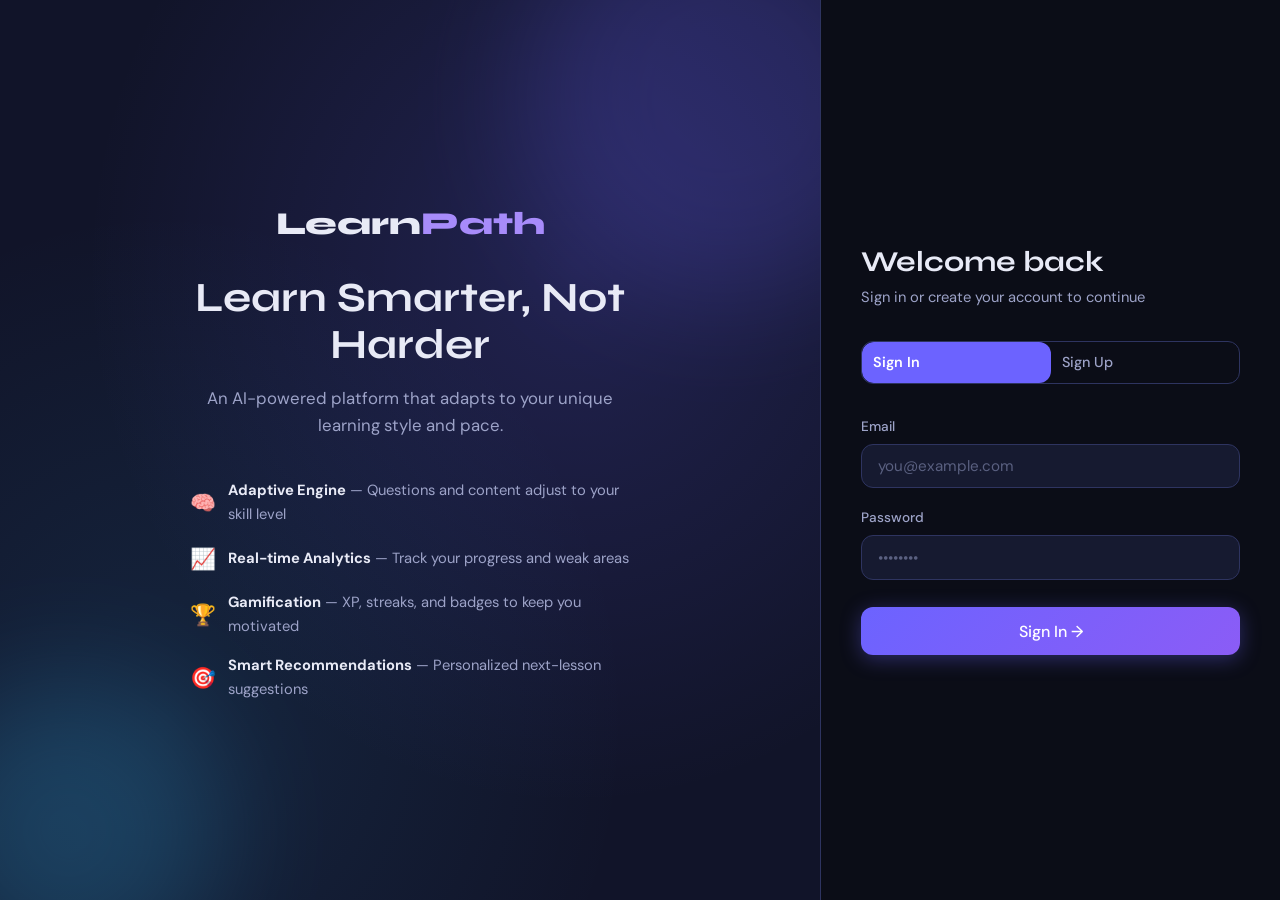
<file: frontend/index.html>
<!DOCTYPE html>
<html lang="en">
<head>
  <meta charset="UTF-8">
  <meta name="viewport" content="width=device-width, initial-scale=1.0">
  <title>LearnPath — Adaptive Learning</title>
  <link rel="stylesheet" href="css/main.css">
  <style>
    body { display: flex; align-items: stretch; min-height: 100vh; }

    .auth-hero {
      flex: 1;
      background:
        radial-gradient(ellipse at 70% 30%, rgba(108,99,255,0.18) 0%, transparent 60%),
        radial-gradient(ellipse at 20% 80%, rgba(56,189,248,0.10) 0%, transparent 50%),
        var(--bg2);
      display: flex;
      flex-direction: column;
      align-items: center;
      justify-content: center;
      padding: 3rem;
      gap: 2rem;
      position: relative;
      overflow: hidden;
    }

    .hero-orb {
      position: absolute;
      border-radius: 50%;
      filter: blur(60px);
      opacity: 0.2;
      pointer-events: none;
    }
    .orb-1 { width:400px; height:400px; background: var(--accent);  top:-100px; right:-100px; }
    .orb-2 { width:300px; height:300px; background: var(--accent3); bottom:-80px; left:-80px; }

    .hero-content { position: relative; z-index: 1; max-width: 440px; text-align: center; }
    .hero-logo { font-family: 'Syne', sans-serif; font-size: 2rem; font-weight: 800; margin-bottom: 1.5rem; }
    .hero-logo span { color: var(--accent2); }
    .hero-content h2 { font-size: 2.6rem; margin-bottom: 1rem; line-height: 1.15; }
    .hero-content p  { color: var(--text2); font-size: 1.05rem; }

    .feature-list { display: flex; flex-direction: column; gap: 1rem; margin-top: 2.5rem; text-align: left; }
    .feat-item { display: flex; align-items: center; gap: 0.75rem; }
    .feat-icon { font-size: 1.3rem; }
    .feat-text { font-size: 0.92rem; color: var(--text2); }
    .feat-text strong { color: var(--text); }

    .auth-panel {
      width: 460px;
      background: var(--bg);
      display: flex;
      flex-direction: column;
      align-items: center;
      justify-content: center;
      padding: 3rem 2.5rem;
      border-left: 1px solid var(--border);
    }

    .auth-box { width: 100%; max-width: 380px; }
    .auth-box h2 { font-size: 1.8rem; margin-bottom: 0.4rem; }
    .auth-box .subtitle { color: var(--text2); font-size: 0.92rem; margin-bottom: 2rem; }

    .tabs { display: flex; border: 1px solid var(--border); border-radius: var(--radius); margin-bottom: 2rem; overflow: hidden; }
    .tab-btn {
      flex: 1; padding: 0.7rem; background: transparent; border: none;
      color: var(--text2); font-size: 0.9rem; cursor: pointer; transition: all 0.2s;
      font-family: 'DM Sans', sans-serif;
    }
    .tab-btn.active { background: var(--accent); color: #fff; font-weight: 600; }

    .auth-form { display: none; }
    .auth-form.active { display: block; }

    .role-select { display: flex; gap: 0.75rem; margin-bottom: 1.2rem; }
    .role-option { flex: 1; }
    .role-option input { display: none; }
    .role-option label {
      display: flex;
      flex-direction: column;
      align-items: center;
      gap: 0.4rem;
      padding: 0.9rem;
      border: 1px solid var(--border);
      border-radius: var(--radius);
      cursor: pointer;
      transition: all 0.2s;
      font-size: 0.85rem;
      color: var(--text2);
    }
    .role-option label .role-icon { font-size: 1.5rem; }
    .role-option input:checked + label { border-color: var(--accent); background: rgba(108,99,255,0.1); color: var(--text); }

    .auth-btn { width: 100%; padding: 0.85rem; font-size: 1rem; justify-content: center; margin-top: 0.5rem; }
    .auth-divider { text-align: center; color: var(--text3); font-size: 0.85rem; margin: 1.2rem 0; }

    @media (max-width: 900px) {
      .auth-hero { display: none; }
      .auth-panel { width: 100%; border: none; }
    }
  </style>
</head>
<body>

<!-- Hero -->
<div class="auth-hero">
  <div class="hero-orb orb-1"></div>
  <div class="hero-orb orb-2"></div>
  <div class="hero-content">
    <div class="hero-logo">Learn<span>Path</span></div>
    <h2>Learn Smarter, Not Harder</h2>
    <p>An AI-powered platform that adapts to your unique learning style and pace.</p>
    <div class="feature-list">
      <div class="feat-item">
        <span class="feat-icon">🧠</span>
        <div class="feat-text"><strong>Adaptive Engine</strong> — Questions and content adjust to your skill level</div>
      </div>
      <div class="feat-item">
        <span class="feat-icon">📈</span>
        <div class="feat-text"><strong>Real-time Analytics</strong> — Track your progress and weak areas</div>
      </div>
      <div class="feat-item">
        <span class="feat-icon">🏆</span>
        <div class="feat-text"><strong>Gamification</strong> — XP, streaks, and badges to keep you motivated</div>
      </div>
      <div class="feat-item">
        <span class="feat-icon">🎯</span>
        <div class="feat-text"><strong>Smart Recommendations</strong> — Personalized next-lesson suggestions</div>
      </div>
    </div>
  </div>
</div>

<!-- Auth panel -->
<div class="auth-panel">
  <div class="auth-box">
    <h2>Welcome back</h2>
    <p class="subtitle">Sign in or create your account to continue</p>

    <div class="tabs">
      <button class="tab-btn active" onclick="switchTab('login')">Sign In</button>
      <button class="tab-btn" onclick="switchTab('register')">Sign Up</button>
    </div>

    <!-- Login -->
    <div class="auth-form active" id="loginForm">
      <div class="form-group">
        <label>Email</label>
        <input type="email" id="loginEmail" placeholder="you@example.com">
      </div>
      <div class="form-group">
        <label>Password</label>
        <input type="password" id="loginPassword" placeholder="••••••••">
      </div>
      <button class="btn btn-primary auth-btn" onclick="handleLogin()">Sign In →</button>
    </div>

    <!-- Register -->
    <div class="auth-form" id="registerForm">
      <div class="form-group">
        <label>Full Name</label>
        <input type="text" id="regName" placeholder="Your Name">
      </div>
      <div class="form-group">
        <label>Email</label>
        <input type="email" id="regEmail" placeholder="you@example.com">
      </div>
      <div class="form-group">
        <label>Password</label>
        <input type="password" id="regPassword" placeholder="Min 6 characters">
      </div>
      <div class="form-group">
        <label>I am a...</label>
        <div class="role-select">
          <div class="role-option">
            <input type="radio" name="role" id="roleStudent" value="student" checked>
            <label for="roleStudent">
              <span class="role-icon">🎓</span>
              Student
            </label>
          </div>
          <div class="role-option">
            <input type="radio" name="role" id="roleInstructor" value="instructor">
            <label for="roleInstructor">
              <span class="role-icon">👨‍🏫</span>
              Instructor
            </label>
          </div>
        </div>
      </div>
      <button class="btn btn-primary auth-btn" onclick="handleRegister()">Create Account →</button>
    </div>

  </div>
</div>

<script src="js/api.js"></script>
<script>
  // Redirect if already logged in
  if (localStorage.getItem('alp_token')) {
    window.location.href = 'dashboard.html';
  }

  function switchTab(tab) {
    document.querySelectorAll('.tab-btn').forEach((b,i) => {
      b.classList.toggle('active', (i === 0 && tab === 'login') || (i === 1 && tab === 'register'));
    });
    document.getElementById('loginForm').classList.toggle('active', tab === 'login');
    document.getElementById('registerForm').classList.toggle('active', tab === 'register');
  }

  async function handleLogin() {
    const email    = document.getElementById('loginEmail').value.trim();
    const password = document.getElementById('loginPassword').value;
    if (!email || !password) return toast('Please fill all fields', 'error');
    try {
      const data = await api.login({ email, password });
      saveSession(data.access_token, data.user);
      toast('Welcome back! 👋', 'success');
      setTimeout(() => {
        window.location.href = data.user.role === 'admin' ? 'admin.html' : 'dashboard.html';
      }, 700);
    } catch(e) { toast(e.message, 'error'); }
  }

  async function handleRegister() {
    const name     = document.getElementById('regName').value.trim();
    const email    = document.getElementById('regEmail').value.trim();
    const password = document.getElementById('regPassword').value;
    const role     = document.querySelector('input[name="role"]:checked').value;
    if (!name || !email || !password) return toast('Please fill all fields', 'error');
    if (password.length < 6) return toast('Password must be at least 6 characters', 'error');
    try {
      const data = await api.register({ name, email, password, role });
      saveSession(data.access_token, data.user);
      toast('Account created! 🎉', 'success');
      setTimeout(() => { window.location.href = 'dashboard.html'; }, 700);
    } catch(e) { toast(e.message, 'error'); }
  }

  // Enter key support
  document.addEventListener('keydown', e => {
    if (e.key === 'Enter') {
      if (document.getElementById('loginForm').classList.contains('active')) handleLogin();
      else handleRegister();
    }
  });
</script>
</body>
</html>
</file>
<file: frontend/css/main.css>
/* ============================================================
   Adaptive Learning Platform — Design System
   Aesthetic: Deep space / focused learning — dark, rich indigo
   ============================================================ */

@import url('https://fonts.googleapis.com/css2?family=Syne:wght@400;600;700;800&family=DM+Sans:ital,opsz,wght@0,9..40,300;0,9..40,400;0,9..40,500;1,9..40,300&display=swap');

:root {
  --bg:         #0b0d17;
  --bg2:        #111429;
  --bg3:        #161a30;
  --surface:    #1c2040;
  --surface2:   #242848;
  --border:     #2e3460;
  --accent:     #6c63ff;
  --accent2:    #a78bfa;
  --accent3:    #38bdf8;
  --success:    #34d399;
  --warning:    #fbbf24;
  --danger:     #f87171;
  --text:       #e8eaf6;
  --text2:      #9da3c8;
  --text3:      #5a6080;
  --radius:     12px;
  --radius-lg:  20px;
  --shadow:     0 8px 32px rgba(0,0,0,0.4);
  --glow:       0 0 24px rgba(108,99,255,0.25);
}

*, *::before, *::after { box-sizing: border-box; margin: 0; padding: 0; }

html { scroll-behavior: smooth; }

body {
  font-family: 'DM Sans', sans-serif;
  background: var(--bg);
  color: var(--text);
  line-height: 1.6;
  min-height: 100vh;
}

h1,h2,h3,h4,h5 {
  font-family: 'Syne', sans-serif;
  font-weight: 700;
  line-height: 1.2;
}

a { color: var(--accent2); text-decoration: none; }
a:hover { color: var(--accent3); }

button, .btn {
  font-family: 'DM Sans', sans-serif;
  cursor: pointer;
  border: none;
  border-radius: var(--radius);
  padding: 0.65rem 1.4rem;
  font-size: 0.95rem;
  font-weight: 500;
  transition: all 0.2s;
  display: inline-flex;
  align-items: center;
  gap: 0.5rem;
}

.btn-primary {
  background: linear-gradient(135deg, var(--accent), #8b5cf6);
  color: #fff;
  box-shadow: 0 4px 20px rgba(108,99,255,0.35);
}
.btn-primary:hover {
  transform: translateY(-2px);
  box-shadow: 0 8px 28px rgba(108,99,255,0.5);
}

.btn-secondary {
  background: var(--surface2);
  color: var(--text2);
  border: 1px solid var(--border);
}
.btn-secondary:hover { background: var(--surface); color: var(--text); }

.btn-outline {
  background: transparent;
  color: var(--accent2);
  border: 1px solid var(--accent);
}
.btn-outline:hover { background: rgba(108,99,255,0.1); }

.btn-success {
  background: linear-gradient(135deg, #059669, #34d399);
  color: #fff;
}

.btn-danger {
  background: linear-gradient(135deg, #dc2626, #f87171);
  color: #fff;
}

/* Cards */
.card {
  background: var(--surface);
  border: 1px solid var(--border);
  border-radius: var(--radius-lg);
  padding: 1.5rem;
}

.card:hover { border-color: var(--accent); box-shadow: var(--glow); }

/* Forms */
input, textarea, select {
  background: var(--bg3);
  border: 1px solid var(--border);
  border-radius: var(--radius);
  color: var(--text);
  font-family: 'DM Sans', sans-serif;
  font-size: 0.95rem;
  padding: 0.7rem 1rem;
  width: 100%;
  transition: border-color 0.2s;
  outline: none;
}
input::placeholder, textarea::placeholder { color: var(--text3); }
input:focus, textarea:focus, select:focus {
  border-color: var(--accent);
  box-shadow: 0 0 0 3px rgba(108,99,255,0.15);
}
select option { background: var(--bg2); }

label {
  display: block;
  font-size: 0.85rem;
  font-weight: 500;
  color: var(--text2);
  margin-bottom: 0.4rem;
}

.form-group { margin-bottom: 1.2rem; }

/* Badge pill */
.badge-pill {
  display: inline-flex;
  align-items: center;
  gap: 0.3rem;
  padding: 0.25rem 0.75rem;
  border-radius: 99px;
  font-size: 0.78rem;
  font-weight: 600;
}
.badge-pill.beginner  { background: rgba(52,211,153,0.12); color: var(--success); }
.badge-pill.intermediate { background: rgba(251,191,36,0.12); color: var(--warning); }
.badge-pill.advanced  { background: rgba(248,113,113,0.12); color: var(--danger); }

/* Progress bar */
.progress-bar-wrap {
  background: var(--bg3);
  border-radius: 99px;
  overflow: hidden;
  height: 8px;
}
.progress-bar-fill {
  height: 100%;
  border-radius: 99px;
  background: linear-gradient(90deg, var(--accent), var(--accent2));
  transition: width 0.6s ease;
}

/* Skill ring (SVG-based) */
.skill-ring { position: relative; display: inline-block; }
.skill-ring canvas { display: block; }
.skill-ring .ring-label {
  position: absolute;
  inset: 0;
  display: flex;
  flex-direction: column;
  align-items: center;
  justify-content: center;
  font-size: 1.4rem;
  font-weight: 700;
  font-family: 'Syne', sans-serif;
  color: var(--text);
}
.skill-ring .ring-label small { font-size: 0.7rem; color: var(--text2); font-family: 'DM Sans', sans-serif; }

/* Toast */
.toast-container {
  position: fixed;
  bottom: 1.5rem;
  right: 1.5rem;
  display: flex;
  flex-direction: column;
  gap: 0.75rem;
  z-index: 9999;
}
.toast {
  background: var(--surface2);
  border: 1px solid var(--border);
  border-radius: var(--radius);
  padding: 0.85rem 1.2rem;
  font-size: 0.9rem;
  min-width: 260px;
  display: flex;
  align-items: center;
  gap: 0.6rem;
  box-shadow: var(--shadow);
  animation: slideIn 0.3s ease;
}
.toast.success { border-color: var(--success); }
.toast.error   { border-color: var(--danger); }
.toast.info    { border-color: var(--accent); }

@keyframes slideIn {
  from { transform: translateX(110%); opacity: 0; }
  to   { transform: translateX(0);   opacity: 1; }
}

/* Spinner */
.spinner {
  width: 36px; height: 36px;
  border: 3px solid var(--border);
  border-top-color: var(--accent);
  border-radius: 50%;
  animation: spin 0.8s linear infinite;
}
@keyframes spin { to { transform: rotate(360deg); } }

.loading-screen {
  position: fixed;
  inset: 0;
  background: var(--bg);
  display: flex;
  align-items: center;
  justify-content: center;
  z-index: 1000;
  flex-direction: column;
  gap: 1rem;
}

/* Sidebar nav */
.sidebar {
  width: 240px;
  min-height: 100vh;
  background: var(--bg2);
  border-right: 1px solid var(--border);
  padding: 1.5rem 1rem;
  position: fixed;
  top: 0;
  left: 0;
  display: flex;
  flex-direction: column;
  z-index: 100;
}

.sidebar .logo {
  font-family: 'Syne', sans-serif;
  font-weight: 800;
  font-size: 1.4rem;
  color: var(--text);
  margin-bottom: 2rem;
  display: flex;
  align-items: center;
  gap: 0.5rem;
}
.sidebar .logo span { color: var(--accent2); }

.sidebar nav a {
  display: flex;
  align-items: center;
  gap: 0.75rem;
  padding: 0.7rem 0.9rem;
  border-radius: var(--radius);
  color: var(--text2);
  font-size: 0.92rem;
  font-weight: 500;
  margin-bottom: 0.25rem;
  transition: all 0.2s;
}
.sidebar nav a:hover, .sidebar nav a.active {
  background: rgba(108,99,255,0.12);
  color: var(--text);
}
.sidebar nav a.active { color: var(--accent2); }

.main-content {
  margin-left: 240px;
  padding: 2rem;
  min-height: 100vh;
}

/* Topbar */
.topbar {
  display: flex;
  align-items: center;
  justify-content: space-between;
  margin-bottom: 2rem;
}
.topbar h1 { font-size: 1.6rem; }

/* Grid */
.grid-2 { display: grid; grid-template-columns: 1fr 1fr; gap: 1.5rem; }
.grid-3 { display: grid; grid-template-columns: repeat(3,1fr); gap: 1.5rem; }
.grid-4 { display: grid; grid-template-columns: repeat(4,1fr); gap: 1.5rem; }

@media (max-width: 1100px) { .grid-4 { grid-template-columns: repeat(2,1fr); } }
@media (max-width: 900px) {
  .grid-3, .grid-2 { grid-template-columns: 1fr; }
  .sidebar { transform: translateX(-100%); }
  .main-content { margin-left: 0; }
}

/* XP bar */
.xp-bar-wrap { position: relative; }
.xp-bar-label {
  display: flex;
  justify-content: space-between;
  font-size: 0.8rem;
  color: var(--text2);
  margin-bottom: 0.3rem;
}

/* Stat card */
.stat-card {
  background: var(--surface);
  border: 1px solid var(--border);
  border-radius: var(--radius-lg);
  padding: 1.4rem;
  display: flex;
  flex-direction: column;
  gap: 0.4rem;
}
.stat-card .stat-icon {
  font-size: 1.8rem;
  margin-bottom: 0.3rem;
}
.stat-card .stat-value {
  font-family: 'Syne', sans-serif;
  font-size: 2rem;
  font-weight: 800;
  color: var(--text);
}
.stat-card .stat-label { font-size: 0.82rem; color: var(--text2); }
.stat-card .stat-sub { font-size: 0.78rem; color: var(--success); }

/* Modal */
.modal-overlay {
  position: fixed;
  inset: 0;
  background: rgba(0,0,0,0.7);
  display: flex;
  align-items: center;
  justify-content: center;
  z-index: 500;
  backdrop-filter: blur(4px);
}
.modal {
  background: var(--bg2);
  border: 1px solid var(--border);
  border-radius: var(--radius-lg);
  padding: 2rem;
  width: 90%;
  max-width: 500px;
  box-shadow: var(--shadow);
  animation: fadeUp 0.25s ease;
}
@keyframes fadeUp {
  from { opacity: 0; transform: translateY(20px); }
  to   { opacity: 1; transform: translateY(0); }
}

/* Empty state */
.empty-state {
  text-align: center;
  padding: 3rem 2rem;
  color: var(--text3);
}
.empty-state .empty-icon { font-size: 3rem; margin-bottom: 1rem; }

/* Utility */
.text-accent  { color: var(--accent2); }
.text-success { color: var(--success); }
.text-danger  { color: var(--danger); }
.text-warning { color: var(--warning); }
.text-muted   { color: var(--text2); }
.fw-600 { font-weight: 600; }
.mt-1 { margin-top: 0.5rem; }
.mt-2 { margin-top: 1rem; }
.mt-3 { margin-top: 1.5rem; }
.mb-1 { margin-bottom: 0.5rem; }
.mb-2 { margin-bottom: 1rem; }
.flex { display: flex; }
.flex-center { display: flex; align-items: center; justify-content: center; }
.flex-between { display: flex; align-items: center; justify-content: space-between; }
.gap-1 { gap: 0.5rem; }
.gap-2 { gap: 1rem; }
.hidden { display: none !important; }
</file>
